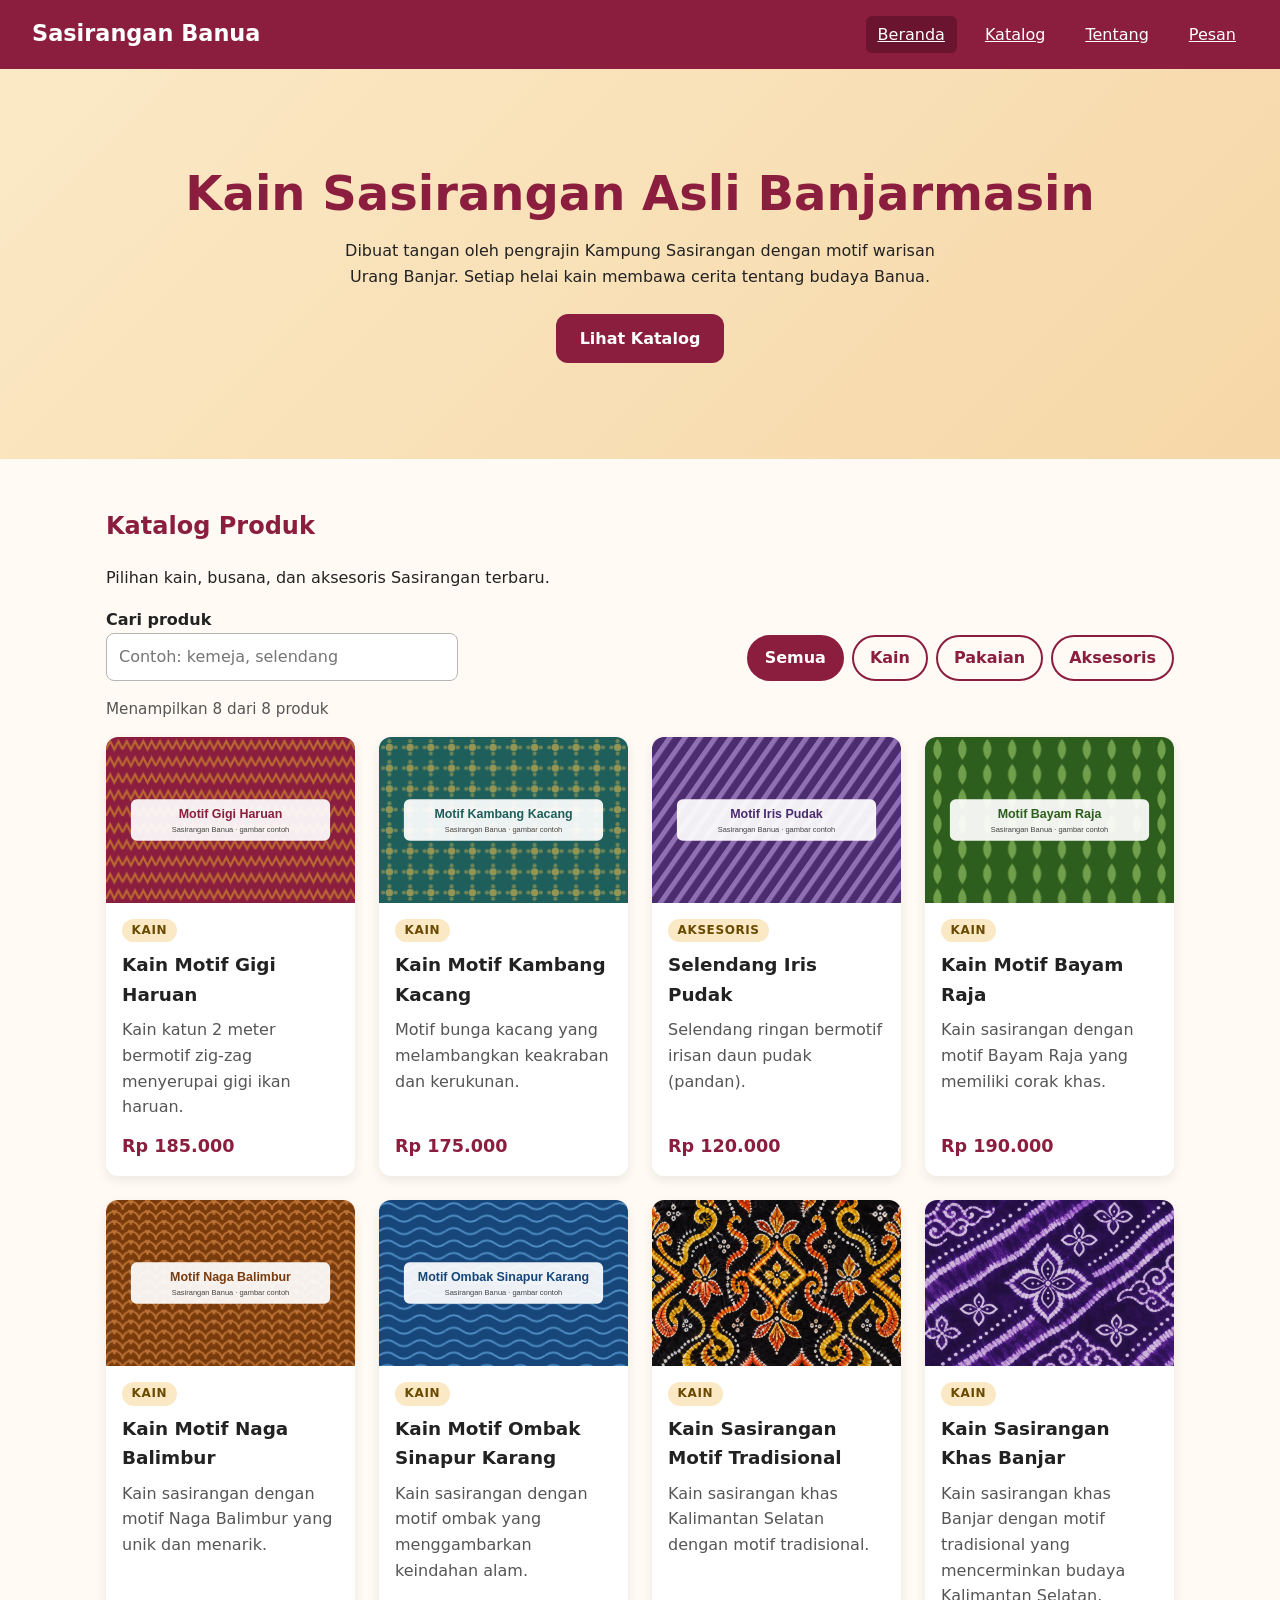
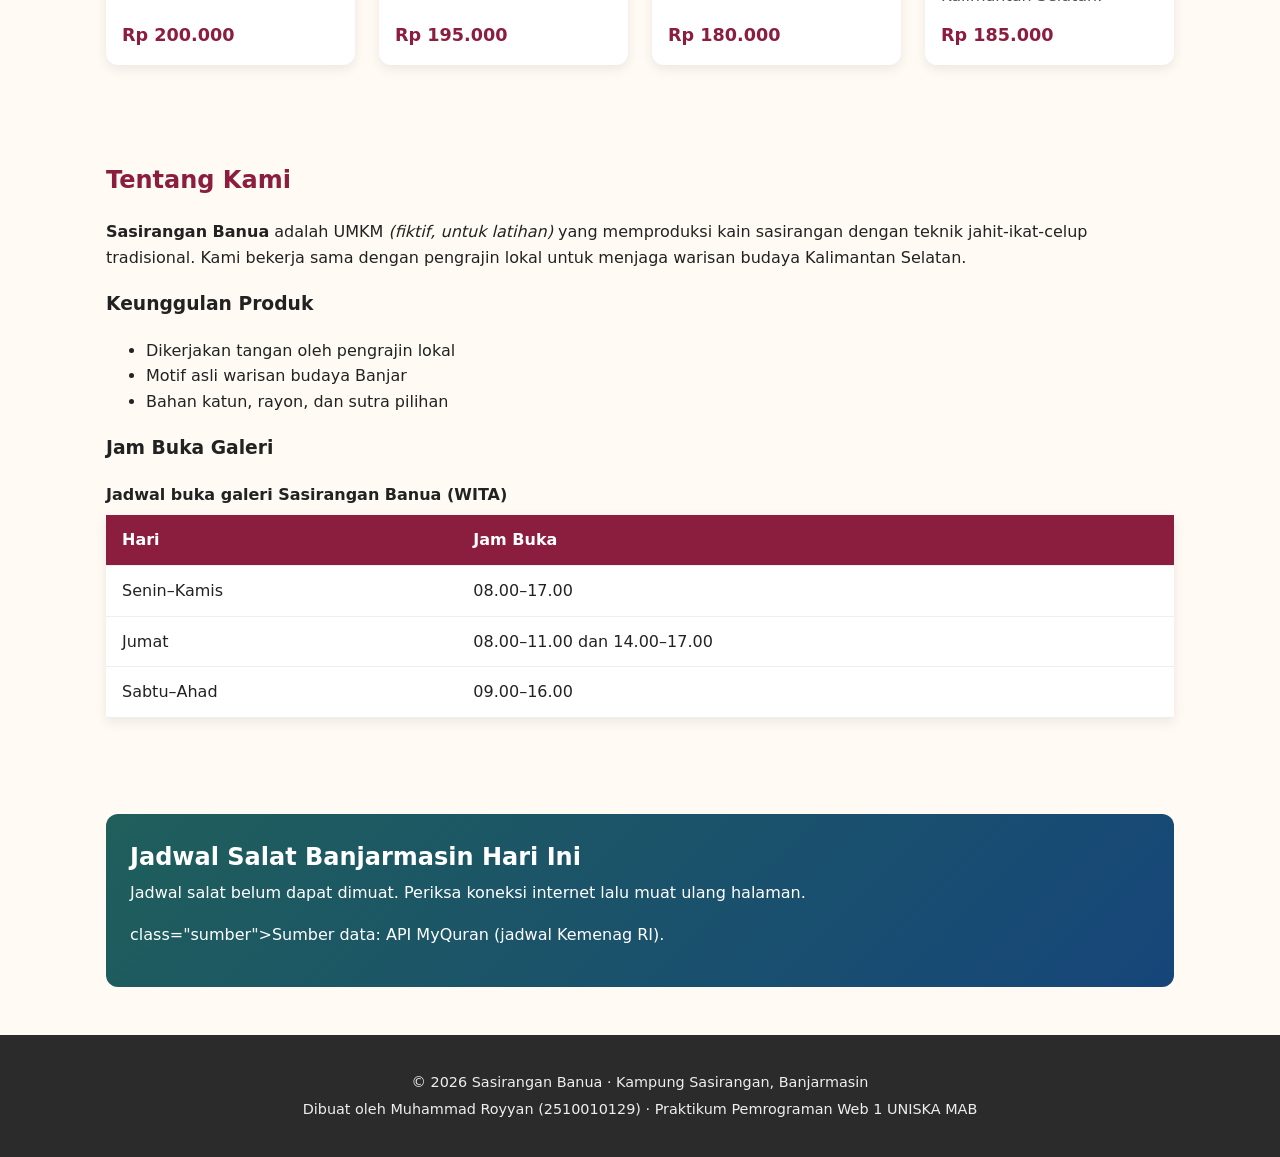
<file: index.html>
<!DOCTYPE html>
<html lang="id">

<head>
  <meta charset="UTF-8">
  <meta name="viewport" content="width=device-width, initial-scale=1.0">
  <meta name="description" content="Katalog kain dan busana Sasirangan khas Banjarmasin karya pengrajin lokal.">
  <link rel="icon" type="image/x-icon" href="img/favicon.svg">
  <title>Sasirangan Banua | Kain Khas Banjar</title>
  <link rel="stylesheet" href="css/style.css">
  <script src="js/katalog.js" defer></script>
  <script src="js/jadwal-salat.js" defer></script>
</head>

<body>
  <!-- ========== HEADER & NAVIGASI ========== -->
  <header class="header-situs">
    <p class="logo"><a href="index.html">Sasirangan Banua</a></p>

    <nav aria-label="Navigasi utama">
      <ul class="menu">
        <li><a href="index.html" aria-current="page">Beranda</a></li>
        <li><a href="#katalog">Katalog</a></li>
        <li><a href="#tentang">Tentang</a></li>
        <li><a href="kontak.html">Pesan</a></li>
      </ul>
    </nav>
  </header>
  <main>
    <!-- ========== HERO ========== -->
    <section class="hero" id="beranda">
      <h1>Kain Sasirangan Asli Banjarmasin</h1>
      <p>Dibuat tangan oleh pengrajin Kampung Sasirangan dengan motif warisan Urang Banjar.
        Setiap helai kain membawa cerita tentang budaya Banua.</p>
      <a class="tombol" href="#katalog">Lihat Katalog</a>
    </section>

    <!-- ========== KATALOG ========== -->
    <section class="bagian" id="katalog">
      <h2>Katalog Produk</h2>
      <p>Pilihan kain, busana, dan aksesoris Sasirangan terbaru.</p>

      <div class="kontrol-katalog">
        <div class="kolom">
          <label for="cari">Cari produk</label>
          <input type="search" id="cari" placeholder="Contoh: kemeja, selendang">
        </div>
        <div class="filter" role="group" aria-label="Filter kategori">
          <button type="button" class="tombol-filter aktif" data-kategori="semua" aria-pressed="true">Semua</button>
          <button type="button" class="tombol-filter" data-kategori="kain" aria-pressed="false">Kain</button>
          <button type="button" class="tombol-filter" data-kategori="pakaian" aria-pressed="false">Pakaian</button>
          <button type="button" class="tombol-filter" data-kategori="aksesoris" aria-pressed="false">Aksesoris</button>
        </div>
      </div>
      <p id="info-jumlah" class="info-jumlah" aria-live="polite"></p>
      <div id="daftar-katalog" class="katalog-grid"></div>
      <noscript>
        <p>Aktifkan JavaScript untuk melihat katalog produk.</p>
      </noscript>

    </section>
    <!-- ========== TENTANG ========== -->
    <section class="bagian" id="tentang">
      <h2>Tentang Kami</h2>
      <p>
        <strong>Sasirangan Banua</strong> adalah UMKM
        <em>(fiktif, untuk latihan)</em> yang memproduksi kain sasirangan
        dengan teknik jahit-ikat-celup tradisional. Kami bekerja sama
        dengan pengrajin lokal untuk menjaga warisan budaya Kalimantan Selatan.
      </p>

      <h3>Keunggulan Produk</h3>
      <ul>
        <li>Dikerjakan tangan oleh pengrajin lokal</li>
        <li>Motif asli warisan budaya Banjar</li>
        <li>Bahan katun, rayon, dan sutra pilihan</li>
      </ul>

      <h3>Jam Buka Galeri</h3>
      <table>
        <caption>Jadwal buka galeri Sasirangan Banua (WITA)</caption>
        <thead>
          <tr>
            <th scope="col">Hari</th>
            <th scope="col">Jam Buka</th>
          </tr>
        </thead>
        <tbody>
          <tr>
            <td>Senin–Kamis</td>
            <td>08.00–17.00</td>
          </tr>
          <tr>
            <td>Jumat</td>
            <td>08.00–11.00 dan 14.00–17.00</td>
          </tr>
          <tr>
            <td>Sabtu–Ahad</td>
            <td>09.00–16.00</td>
          </tr>
        </tbody>
      </table>
    </section>
    <!-- ========== JADWAL SALAT (data dari API) ========== -->
<section class="bagian" id="jadwal">
 <div class="jadwal-salat" id="jadwal-salat">
 <h2>Jadwal Salat Banjarmasin Hari Ini</h2>
 <p class="status" aria-live="polite">Memuat jadwal salat...</p>
 <ul class="daftar-waktu" hidden></ul>
  class="sumber">Sumber data: API MyQuran (jadwal Kemenag RI).</p>
 </div>
</section>
  </main>

  <!-- ========== FOOTER ========== -->
  <footer class="footer-situs">
    <p>&copy; 2026 Sasirangan Banua &middot; Kampung Sasirangan, Banjarmasin</p>
    <p>Dibuat oleh Muhammad Royyan (2510010129) &middot; Praktikum Pemrograman Web 1 UNISKA MAB</p>
  </footer>
</body>

</html>
</file>
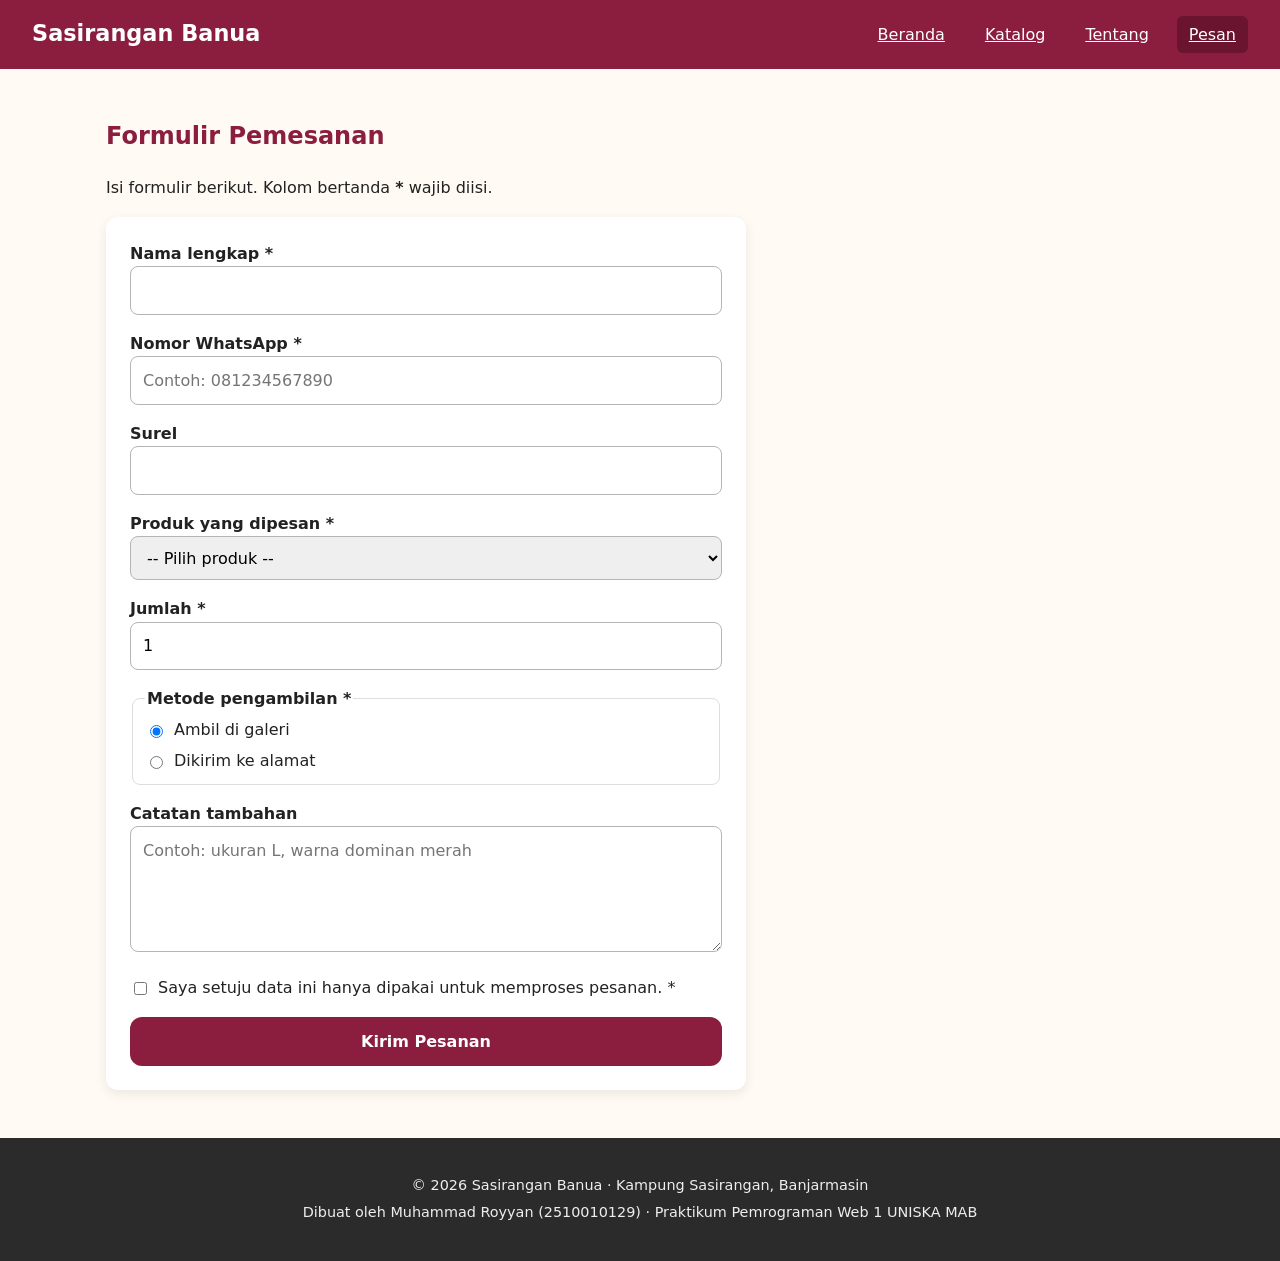
<file: kontak.html>
<!doctype html>
<html lang="id">
  <head>
    <meta charset="UTF-8" />
    <meta name="viewport" content="width=device-width, initial-scale=1.0" />
    <meta
      name="description"
      content="Formulir pemesanan produk Sasirangan Banua."
    />
    <title>Pesan Produk | Sasirangan Banua</title>
    <link rel="stylesheet" href="css/style.css" />
    <script src="js/form.js" defer></script>
  </head>
  <body>
    <header class="header-situs">
      <p class="logo"><a href="index.html">Sasirangan Banua</a></p>
      <nav aria-label="Navigasi utama">
        <ul class="menu">
          <li><a href="index.html">Beranda</a></li>
          <li><a href="index.html#katalog">Katalog</a></li>
          <li><a href="index.html#tentang">Tentang</a></li>
          <li><a href="kontak.html" aria-current="page">Pesan</a></li>
        </ul>
      </nav>
    </header>

    <main>
      <section class="bagian" id="pesan">
        <h1>Formulir Pemesanan</h1>
        <p>
          Isi formulir berikut. Kolom bertanda <strong>*</strong> wajib diisi.
        </p>

        <form
          id="form-pesan"
          class="form-pesan"
          action="#"
          method="get"
          novalidate
        >
          <div class="kolom">
            <label for="nama">Nama lengkap *</label>
            <input
              type="text"
              id="nama"
              name="nama"
              required
              minlength="3"
              autocomplete="name"
              ariadescribedby="error-nama"
            />
            <p class="pesan-error" id="error-nama"></p>
          </div>

          <div class="kolom">
            <label for="wa">Nomor WhatsApp *</label>
            <input
              type="tel"
              id="wa"
              name="wa"
              required
              pattern="08[0-9]{8,11}"
              placeholder="Contoh: 081234567890"
              autocomplete="tel"
              ariadescribedby="error-wa"
            />
            <p class="pesan-error" id="error-wa"></p>
          </div>

          <div class="kolom">
            <label for="email">Surel</label>
            <input
              type="email"
              id="email"
              name="email"
              autocomplete="email"
              ariadescribedby="error-email"
            />
            <p class="pesan-error" id="error-email"></p>
          </div>

          <div class="kolom">
            <label for="produk">Produk yang dipesan *</label>
            <select
              id="produk"
              name="produk"
              required
              ariadescribedby="error-produk"
            >
              <p class="pesan-error" id="error-produk"></p>
              <option value="">-- Pilih produk --</option>
              <option>Kain Motif Gigi Haruan</option>
              <option>Kain Motif Kambang Kacang</option>
              <option>Selendang Iris Pudak</option>
              <option>Kemeja Bayam Raja</option>
              <option>Tas Naga Balimbur</option>
              <option>Gamis Ombak Sinapur Karang</option>
            </select>
          </div>

          <div class="kolom">
            <label for="jumlah">Jumlah *</label>
            <input
              type="number"
              id="jumlah"
              name="jumlah"
              min="1"
              max="50"
              value="1"
              required
              ariadescribedby="error-jumlah"
            />
            <p class="pesan-error" id="error-jumlah"></p>
          </div>

          <fieldset>
            <legend>Metode pengambilan *</legend>
            <label>
              <input
                type="radio"
                name="pengambilan"
                value="Ambil di galeri"
                checked
              />
              Ambil di galeri
            </label>
            <label>
              <input
                type="radio"
                name="pengambilan"
                value="Dikirim ke alamat"
              />
              Dikirim ke alamat
            </label>
          </fieldset>

          <div class="kolom">
            <label for="catatan">Catatan tambahan</label>
            <textarea
              id="catatan"
              name="catatan"
              rows="4"
              maxlength="300"
              placeholder="Contoh: ukuran L, warna dominan merah"
            ></textarea>
          </div>

          <div class="kolom">
            <label class="cek">
              <input
                type="checkbox"
                id="setuju"
                name="setuju"
                required
                ariadescribedby="error-setuju"
              />
              <p class="pesan-error" id="error-setuju"></p>
              Saya setuju data ini hanya dipakai untuk memproses pesanan. *
            </label>
            <p class="pesan-error" id="error-nama"></p>
          </div>

          <button type="submit" class="tombol">Kirim Pesanan</button>
        </form>

        <!-- Muncul setelah formulir valid -->
        <div id="hasil-pesan" class="hasil-pesan" hidden>
          <h2>Ringkasan Pesanan</h2>
          <pre id="ringkasan"></pre>
          <a
            id="tautan-wa"
            class="tombol"
            href="#"
            target="_blank"
            rel="noopener"
            >Lanjutkan ke WhatsApp</a
          >
        </div>
      </section>
    </main>

    <footer class="footer-situs">
      <p>
        &copy; 2026 Sasirangan Banua &middot; Kampung Sasirangan, Banjarmasin
      </p>
      <p>
        Dibuat oleh Muhammad Royyan (2510010129) &middot; Praktikum Pemrograman
        Web 1 UNISKA MAB
      </p>
    </footer>
  </body>
</html>
</file>
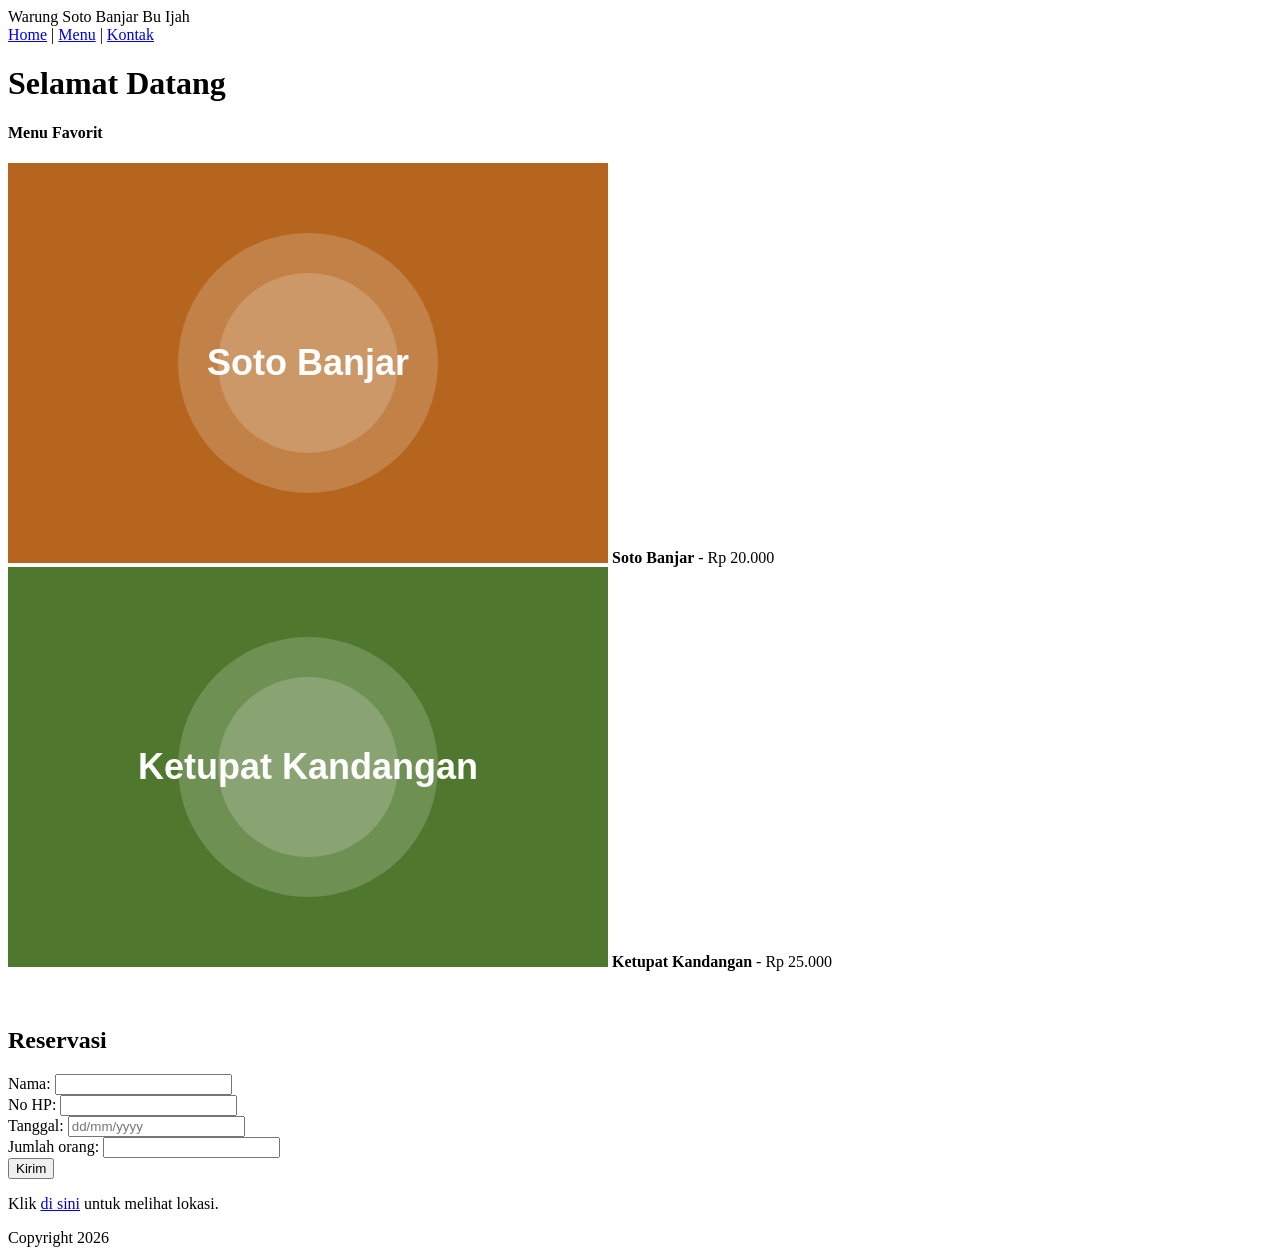
<file: bedah-kode-ai/modul-1-warung-soto.html>
<html>
<head>
<title>Warung Soto</title>
</head>
<body>
<div class="header">
  <div class="judul">Warung Soto Banjar Bu Ijah</div>
  <div class="menu">
    <a href="#">Home</a> | <a href="#">Menu</a> | <a href="#">Kontak</a>
    
  </div>
</div>
<div class="konten">
  <h1>Selamat Datang</h1>
  <h4>Menu Favorit</h4>
  <img src="img/soto-banjar.svg">
  <b>Soto Banjar</b> - Rp 20.000<br>
  <img src="img/ketupat-kandangan.svg">
  <b>Ketupat Kandangan</b> - Rp 25.000<br>
  <br><br>
  <h2>Reservasi</h2>
  <form>
    Nama: <input type="text"><br>
    No HP: <input type="text"><br>
    Tanggal: <input type="text" placeholder="dd/mm/yyyy"><br>
    Jumlah orang: <input type="text"><br>
    <input type="submit" value="Kirim">
  </form>
  <p>Klik <a href="https://maps.google.com">di sini</a> untuk melihat lokasi.</p>
</div>
<div class="footer">Copyright 2026</div>
</body>
</html>
</file>
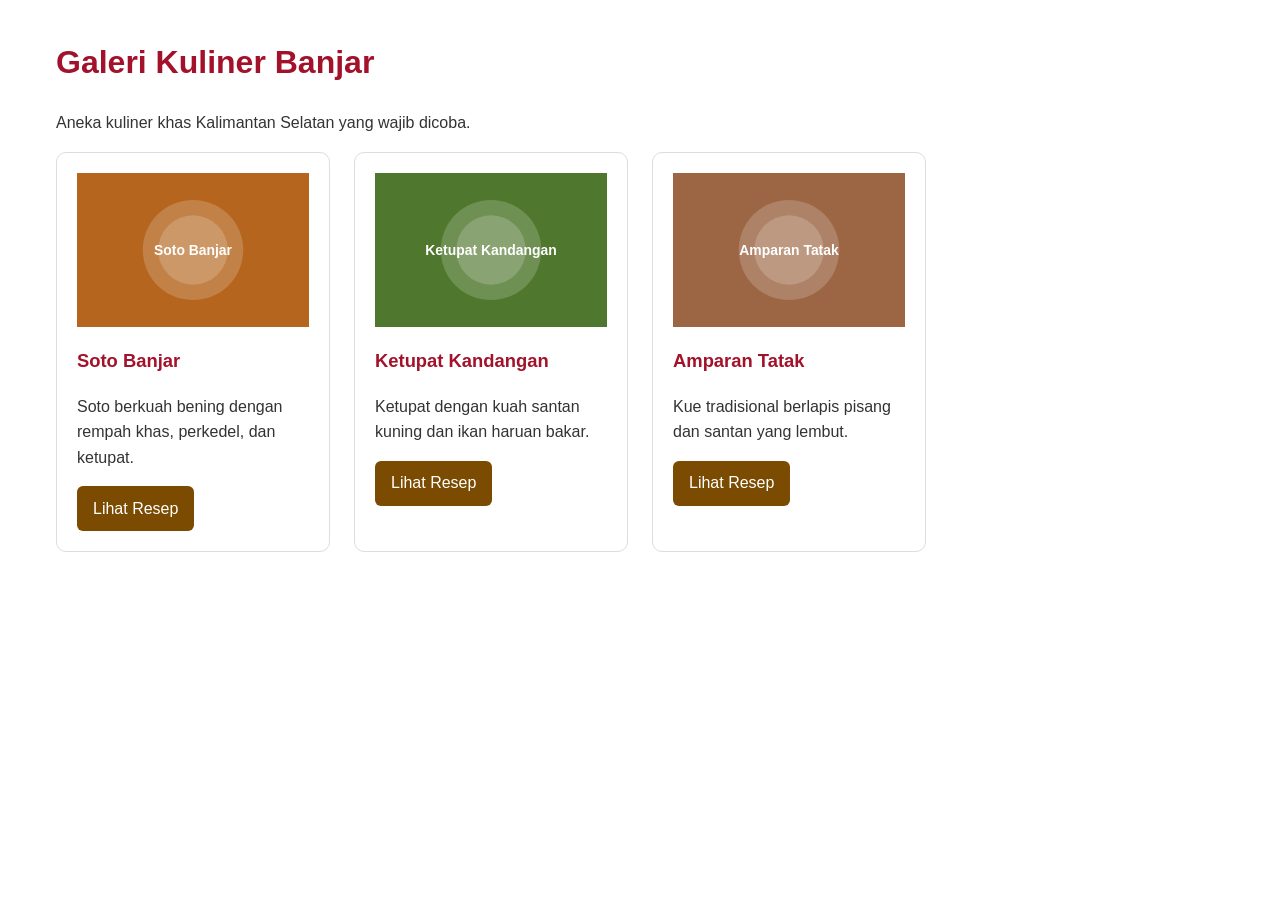
<file: bedah-kode-ai/modul-2-galeri.html>
<!DOCTYPE html>
<html lang="id">
<head>
  <meta charset="UTF-8">
  <meta name="viewport" content="width=device-width, initial-scale=1.0">
  <title>Galeri Kuliner Banjar</title>
  <link rel="stylesheet" href="modul-2-galeri.css">
</head>
<body>
  <main class="container">
    <h1 id="judul-utama">Galeri Kuliner Banjar</h1>
    <p>Aneka kuliner khas Kalimantan Selatan yang wajib dicoba.</p>

    <div class="galeri">
      <article class="kartu">
        <img src="img/soto-banjar.svg" alt="Semangkuk soto banjar">
        <h3>Soto Banjar</h3>
        <p>Soto berkuah bening dengan rempah khas, perkedel, dan ketupat.</p>
        <a href="#" class="tombol">Lihat Resep</a>
      </article>

      <article class="kartu">
        <img src="img/ketupat-kandangan.svg" alt="Ketupat kandangan dengan kuah santan">
        <h3>Ketupat Kandangan</h3>
        <p>Ketupat dengan kuah santan kuning dan ikan haruan bakar.</p>
        <a href="#" class="tombol">Lihat Resep</a>
      </article>

      <article class="kartu">
        <img src="img/amparan-tatak.svg" alt="Potongan kue amparan tatak">
        <h3>Amparan Tatak</h3>
        <p>Kue tradisional berlapis pisang dan santan yang lembut.</p>
        <a href="#" class="tombol">Lihat Resep</a>
      </article>
    </div>
  </main>
</body>
</html>
</file>
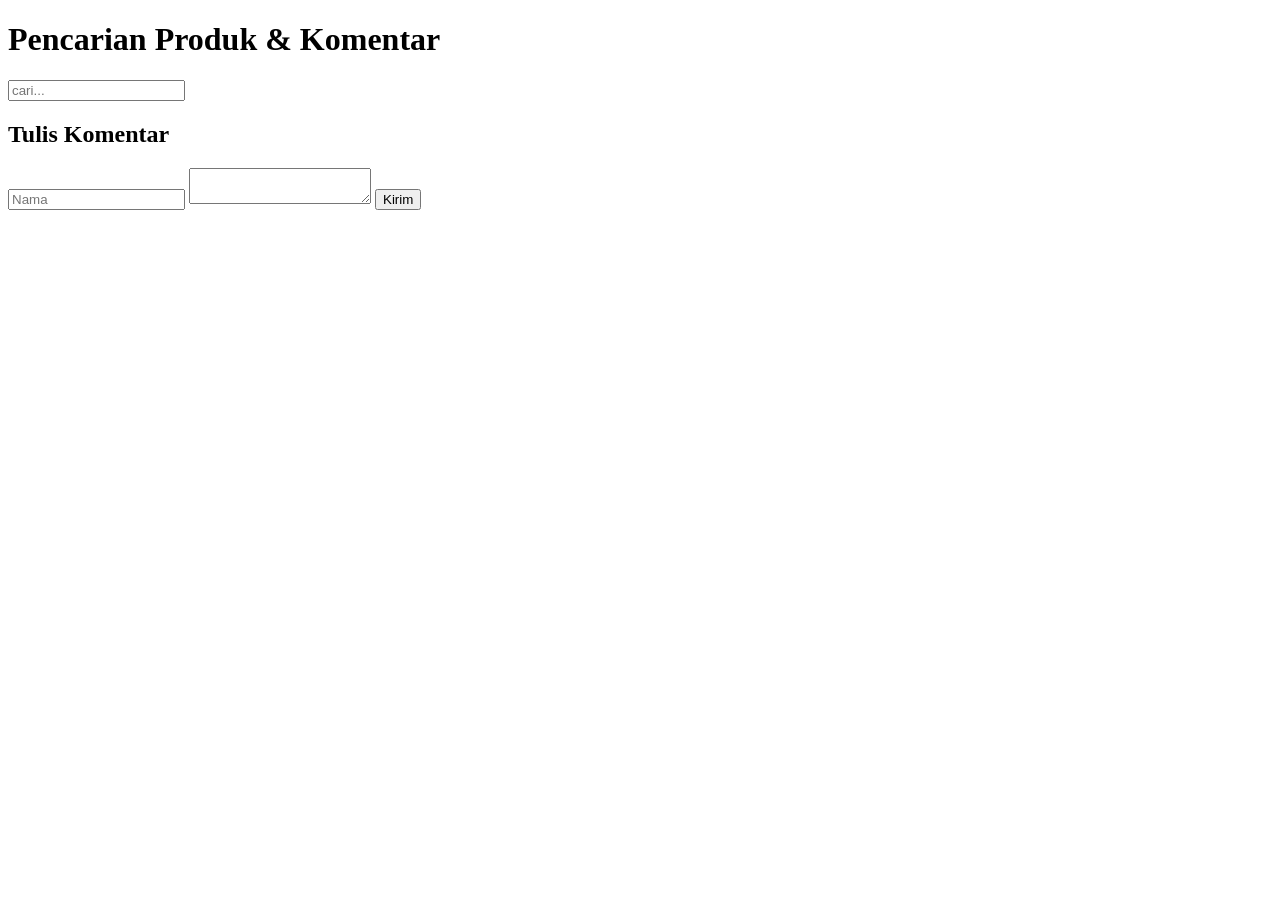
<file: bedah-kode-ai/modul-3-komentar.html>
<!DOCTYPE html>
<html lang="id">
<head>
  <meta charset="UTF-8">
  <meta name="viewport" content="width=device-width, initial-scale=1.0">
  <title>Bedah Kode AI - Modul 3</title>
</head>
<body>
  <h1>Pencarian Produk &amp; Komentar</h1>

  <input id="cari" placeholder="cari...">
  <div id="hasil"></div>

  <h2>Tulis Komentar</h2>
  <input id="nama" placeholder="Nama">
  <textarea id="komentar"></textarea>
  <button onclick="kirim()">Kirim</button>
  <div id="daftar-komentar"></div>

  <script>
    var produk = ["Kain Gigi Haruan", "Selendang Iris Pudak", "Kemeja Bayam Raja"];

    document.getElementById("cari").onkeyup = function () {
      var kata = document.getElementById("cari").value;
      var hasil = "";
      for (var i = 0; i <= produk.length; i++) {
        if (produk[i].indexOf(kata) != -1) {
          hasil += "<p>" + produk[i] + "</p>";
        }
      }
      document.getElementById("hasil").innerHTML = hasil;
    };

    function kirim() {
      var nama = document.getElementById("nama").value;
      var komentar = document.getElementById("komentar").value;
      if (nama == "" || komentar == "") {
        alert("isi dulu!");
      }
      document.getElementById("daftar-komentar").innerHTML +=
        "<p><b>" + nama + "</b>: " + komentar + "</p>";
    }
  </script>
</body>
</html>
</file>
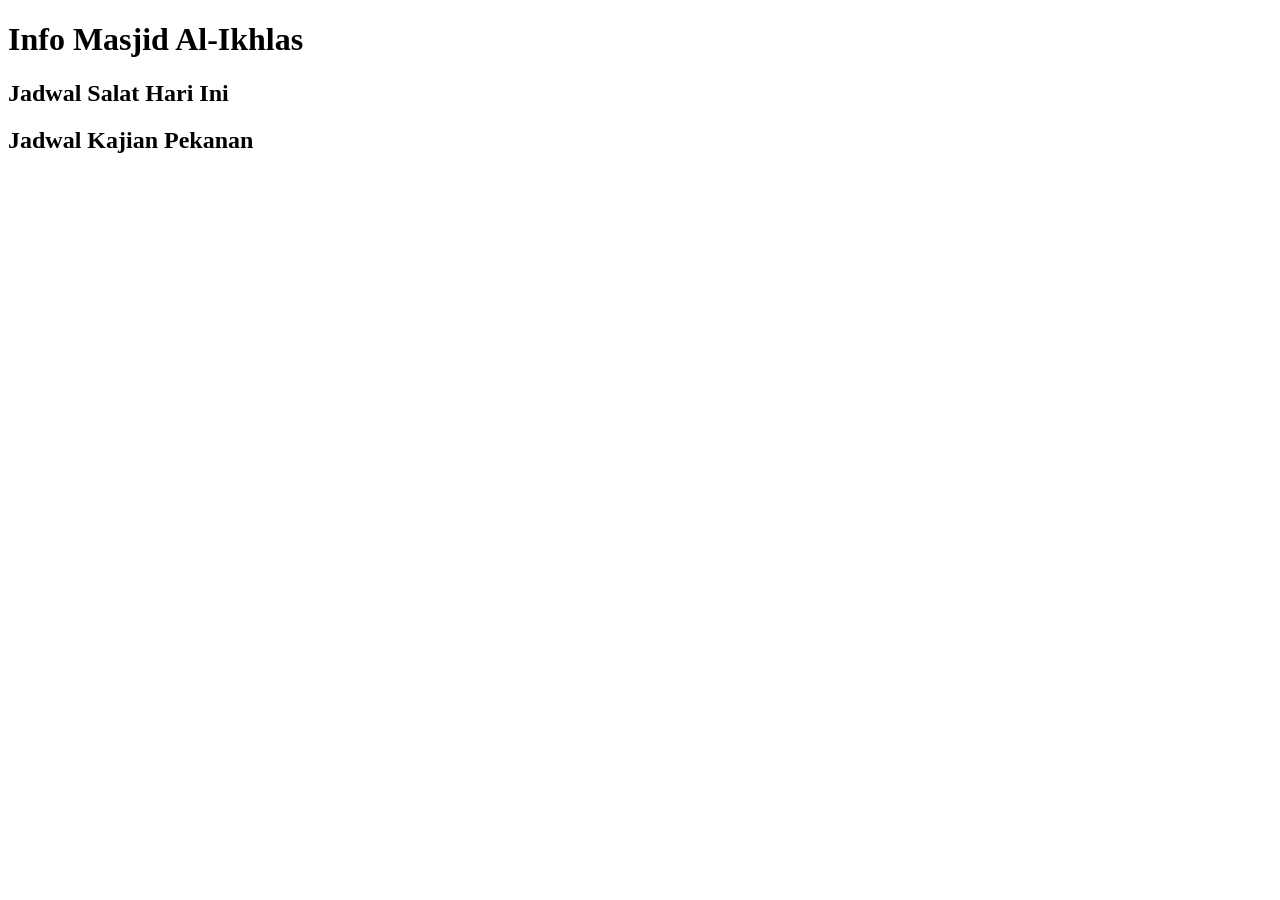
<file: bedah-kode-ai/modul-4-masjid.html>
<!DOCTYPE html>
<html lang="id">
<head>
  <meta charset="UTF-8">
  <meta name="viewport" content="width=device-width, initial-scale=1.0">
  <title>Bedah Kode AI - Modul 4</title>
  <script src="modul-4-masjid.js" defer></script>
</head>
<body>
  <h1>Info Masjid Al-Ikhlas</h1>

  <h2>Jadwal Salat Hari Ini</h2>
  <div id="jadwal"></div>

  <h2>Jadwal Kajian Pekanan</h2>
  <ul id="daftar-kajian"></ul>
</body>
</html>
</file>
<file: css/style.css>
/* =========================================================
 Sasirangan Banua — style.css
 Pendekatan: mobile-first (gaya dasar untuk HP, lalu
 disesuaikan untuk layar lebar dengan media query)
 ========================================================= */
/* ---------- 1. Variabel (custom properties) ---------- */
:root {
    --warna-utama: #8b1e3f;
    /* merah marun sasirangan */
    --warna-utama-gelap: #6a142f;
    --warna-aksen: #e0a526;
    /* kuning kunyit */
    --warna-krem: #fbe9c6;
    --warna-teks: #222222;
    --warna-teks-lembut: #555555;
    --warna-latar: #fffaf3;
    --warna-kartu: #ffffff;
    --radius: 12px;
    --bayangan: 0 4px 12px rgba(0, 0, 0, 0.08);
    --lebar-maks: 1100px;
}

/* ---------- 2. Reset ringan & dasar ---------- */
*,
*::before,
*::after {
    box-sizing: border-box;
}

html {
    scroll-behavior: smooth;
    scroll-padding-top: 7rem;
    /* agar judul tidak tertutup header sticky */
}

body {
    margin: 0;
    font-family: "Segoe UI", system-ui, -apple-system, Roboto, Arial, sans-serif;
    font-size: 1rem;
    line-height: 1.6;
    color: var(--warna-teks);
    background-color: var(--warna-latar);
}

img {
    display: block;
    max-width: 100%;
    height: auto;
}

a {
    color: var(--warna-utama);
}

/* Penanda fokus untuk pengguna keyboard — JANGAN dihapus */
a:focus-visible,
button:focus-visible,
input:focus-visible,
select:focus-visible,
textarea:focus-visible {
    outline: 3px solid var(--warna-utama-gelap);
    outline-offset: 2px;
}

/* ---------- 3. Header & navigasi (Flexbox) ---------- */
.header-situs {
    position: sticky;
    top: 0;
    z-index: 10;
    display: flex;
    flex-direction: column;
    /* HP: logo di atas menu */
    align-items: center;
    gap: 0.5rem;
    padding: 1rem;
    background-color: var(--warna-utama);
    color: #ffffff;
}

.logo {
    margin: 0;
    font-size: 1.4rem;
    font-weight: 700;
}

.logo a {
    color: inherit;
    text-decoration: none;
}

.menu {
    display: flex;
    flex-wrap: wrap;
    justify-content: center;
    gap: 0.25rem 1rem;
    margin: 0;
    padding: 0;
    list-style: none;
}

.menu a {
    display: block;
    padding: 0.35rem 0.75rem;
    border-radius: 6px;
    color: #ffffff;
    text-decoration: no
}

.menu a:hover,
.menu a[aria-current="page"] {
    background-color: var(--warna-utama-gelap);
}

.header-situs a:focus-visible {
    outline-color: #ffffff;
    /* fokus putih agar terlihat di latar header yang gelap */
}

/* ---------- 4. Hero ---------- */
.hero {
    padding: 4rem 1rem;
    text-align: center;
    background: linear-gradient(135deg, var(--warna-krem), #f6d7a7);
}

.hero h1 {
    margin: 0 0 1rem;
    font-size: clamp(1.8rem, 5vw, 3rem);
    line-height: 1.2;
    color: var(--warna-utama);
}

.hero p {
    max-width: 40rem;
    margin: 0 auto 1.5rem;
}

/* ---------- 5. Tombol ---------- */
.tombol {
    display: inline-block;
    padding: 0.75rem 1.5rem;
    border: none;
    border-radius: var(--radius);
    background-color: var(--warna-utama);
    color: #ffffff;
    font: inherit;
    font-weight: 600;
    text-decoration: none;
    cursor: pointer;
    transition: background-color 0.2s ease, transform 0.2s ease;
}

.tombol:hover {
    background-color: var(--warna-utama-gelap);
    transform: translateY(-2px);
}

/* ---------- 6. Bagian (section) umum ---------- */
.bagian {
    max-width: var(--lebar-maks);
    margin-inline: auto;
    padding: 3rem 1rem;
}

.bagian h1,
.bagian h2 {
    margin-top: 0;
    color: var(--warna-utama);
}

/* ---------- 7. Katalog (CSS Grid) ---------- */
.katalog-grid {
    display: grid;
    grid-template-columns: repeat(auto-fill, minmax(240px, 1fr));
    gap: 1.5rem;
}

.kartu {
    display: flex;
    flex-direction: column;
    overflow: hidden;
    border-radius: var(--radius);
    background-color: var(--warna-kartu);
    box-shadow: var(--bayangan);
    transition: transform 0.2s ease;
}

.kartu:hover {
    transform: translateY(-4px);
}

.kartu img {
    width: 100%;
    aspect-ratio: 3 / 2;
    object-fit: cover;
}

.kartu-isi {
    display: flex;
    flex-direction: column;
    flex-grow: 1;
    /* isi kartu mengisi sisa tinggi */
    padding: 1rem;
}

.kartu h3 {
    margin: 0 0 0.5rem;
    font-size: 1.15rem;
}

.kartu p {
    margin: 0 0 0.75rem;
    color: var(--warna-teks-lembut);
}

.kartu .harga {
    margin-top: auto;
    /* harga selalu di bagian bawah kartu */
    margin-bottom: 0;
    font-size: 1.1rem;
    font-weight: 700;
    color: var(--warna-utama);
}

/* ---------- 8. Tabel ---------- */
table {
    width: 100%;
    border-collapse: collapse;
    background-color: var(--warna-kartu);
    box-shadow: var(--bayangan);
}

caption {
    margin-bottom: 0.5rem;
    font-weight: 600;
    text-align: left;
}

th,
td {
    padding: 0.75rem 1rem;
    border-bottom: 1px solid #eeeeee;
    text-align: left;
}

thead th {
    background-color: var(--warna-utama);
    color: #ffffff;
}

/* ---------- 9. Formulir ---------- */
.form-pesan {
    display: grid;
    gap: 1rem;
    max-width: 40rem;
    padding: 1.5rem;
    border-radius: var(--radius);
    background-color: var(--warna-kartu);
    box-shadow: var(--bayangan);
}

kolom {
    display: flex;
    flex-direction: column;
    gap: 0.35rem;
}

label,
legend {
    font-weight: 600;
}

input,
select,
textarea {
    width: 100%;
    padding: 0.65rem 0.75rem;
    border: 1px solid #b5b5b5;
    border-radius: 8px;
    font: inherit;
}

fieldset {
    display: flex;
    flex-direction: column;
    gap: 0.35rem;
    border: 1px solid #dddddd;
    border-radius: 8px;
}

fieldset label,
.cek {
    display: flex;
    align-items: center;
    gap: 0.5rem;
    font-weight: 400;
}

input[type="radio"],
input[type="checkbox"] {
    width: auto;
}

/* ---------- 10. Footer ---------- */
.footer-situs {
    padding: 2rem 1rem;
    background-color: #2b2b2b;
    color: #eeeeee;
    font-size: 0.9rem;
    text-align: center;
}

.footer-situs p {
    margin: 0.25rem 0;
}

/* ---------- 11. Responsif: tablet & desktop ---------- */
@media (min-width: 768px) {
    .header-situs {
        flex-direction: row;
        /* logo kiri, menu kanan */
        justify-content: space-between;
        padding-inline: 2rem;
    }

    .hero {
        padding: 6rem 2rem;
    }
}

/* Hormati pengguna yang tidak ingin banyak animasi */
@media (prefers-reduced-motion: reduce) {
    html {
        scroll-behavior: auto;
    }

    * {
        transition: none !important;
    }
}

/* ---------- 12. Komponen interaktif (Modul 3) ---------- */
.kontrol-katalog {
    display: flex;
    flex-direction: column;
    gap: 1rem;
    margin-bottom: 1rem;
}

.filter {
    display: flex;
    flex-wrap: wrap;
    gap: 0.5rem;
}

.tombol-filter {
    padding: 0.5rem 1rem;
    border: 2px solid var(--warna-utama);
    border-radius: 999px;
    background-color: transparent;
    color: var(--warna-utama);
    font: inherit;
    font-weight: 600;
    cursor: pointer;
}

.tombol-filter:hover,
.tombol-filter.aktif {
    background-color: var(--warna-utama);
    color: #ffffff;
}

.info-jumlah {
    color: var(--warna-teks-lembut);
    font-size: 0.95rem;
}

.label-kategori {
    align-self: flex-start;
    margin-bottom: 0.5rem;
    padding: 0.15rem 0.6rem;
    border-radius: 999px;
    background-color: var(--warna-krem);
    color: #6a4a00;
    font-size: 0.75rem;
    font-weight: 700;
    letter-spacing: 0.05em;
    text-transform: uppercase;
}

.pesan-error {
    margin: 0;
    color: #b00020;
    font-size: 0.9rem;
}

.pesan-error:empty {
    display: none;
    /* sembunyikan jika belum ada pesan */
}

[aria-invalid="true"] {
    border-color: #b00020;
    background-color: #fff5f6;
}

.hasil-pesan {
    max-width: 40rem;
    margin-top: 2rem;
    padding: 1.5rem;
    border-left: 6px solid var(--warna-aksen);
    border-radius: var(--radius);
    background-color: var(--warna-kartu);
    box-shadow: var(--bayangan);
}

.hasil-pesan h2 {
    margin-top: 0;
}

.hasil-pesan pre {
    white-space: pre-wrap;
    font-family: inherit;
}

@media (min-width: 768px) {
    .kontrol-katalog {
        flex-direction: row;
        align-items: flex-end;
        justify-content: space-between;
    }

    .kontrol-katalog .kolom {
        flex: 1;
        max-width: 22rem;
    }
}

/* ---------- 13. Widget jadwal salat (Modul 4) ---------- */
.jadwal-salat {
    padding: 1.5rem;
    border-radius: var(--radius);
    background: linear-gradient(135deg, #1f5f5b, #16467a);
    color: #ffffff;
}

.jadwal-salat h2 {
    margin: 0 0 0.25rem;
    color: #ffffff;
}

.jadwal-salat .status {
    margin: 0 0 1rem;
}

.daftar-waktu {
    display: grid;
    grid-template-columns: repeat(auto-fit, minmax(110px, 1fr));
    gap: 0.75rem;
    margin: 0;
    padding: 0;
    list-style: none;
}

.daftar-waktu li {
    display: flex;
    flex-direction: column;
    align-items: center;
    padding: 0.75rem;
    border-radius: 10px;
    background-color: rgba(255, 255, 255, 0.15);
}

.daftar-waktu strong {
    font-size: 1.4rem;
}

.jadwal-salat .sumber {
    margin: 1rem 0 0;
    font-size: 0.85rem;
    opacity: 0.9;
}
</file>
<file: bedah-kode-ai/modul-2-galeri.css>
/* Versi perbaikan — Bedah Kode AI Modul 2 */
:root {
 --warna-judul: #a3122b;
 /* merah gelap, kontras ±7,8:1 dengan putih */
 --warna-teks: #333333;
 /* kontras ±12,6:1 */
 --warna-tombol: #7a4b00;
 /* cokelat gelap; teks putih kontras ±7,4:1 */
 --warna-fokus: #1d4ed8;
 /* biru tua, kontras ±6,7:1 dengan putih */
}

*,
*::before,
*::after {
 box-sizing: border-box;
 /* lebar sudah termasuk padding & border */
}

body {
 margin: 0;
 font-family: Arial, Helvetica, sans-serif;
 /* selalu beri cadangan */
 font-size: 1rem;
 /* 16px, mudah dibaca */
 line-height: 1.6;
 color: var(--warna-teks);
}

.container {
 width: 100%;
 max-width: 1200px;
 /* tidak lebih lebar dari 1200px, tapi bisa menyusut */
 margin: 0 auto;
 padding: 1rem;
}

#judul-utama,
.kartu h3 {
 color: var(--warna-judul);
 /* tanpa !important */
}

.galeri {
 display: grid;
 grid-template-columns: repeat(auto-fill, minmax(260px, 1fr));
 gap: 1.5rem;
}

.kartu {
 padding: 1.25rem;
 border: 1px solid #dddddd;
 border-radius: 10px;
}

.kartu img {
 display: block;
 width: 100%;
 /* mengikuti lebar kartu */
 height: auto;
 aspect-ratio: 3 / 2;
 object-fit: cover;
 /* tidak gepeng */
}

.kartu h3 {
 font-size: 1.15rem;
}

.tombol {
 display: inline-block;
 padding: 0.6rem 1rem;
 border-radius: 6px;
 background-color: var(--warna-tombol);
 color: #ffffff;
 text-decoration: none;
}

/* Fokus keyboard tetap terlihat */
a:focus-visible {
 outline: 3px solid var(--warna-fokus);
 outline-offset: 2px;
}
</file>
